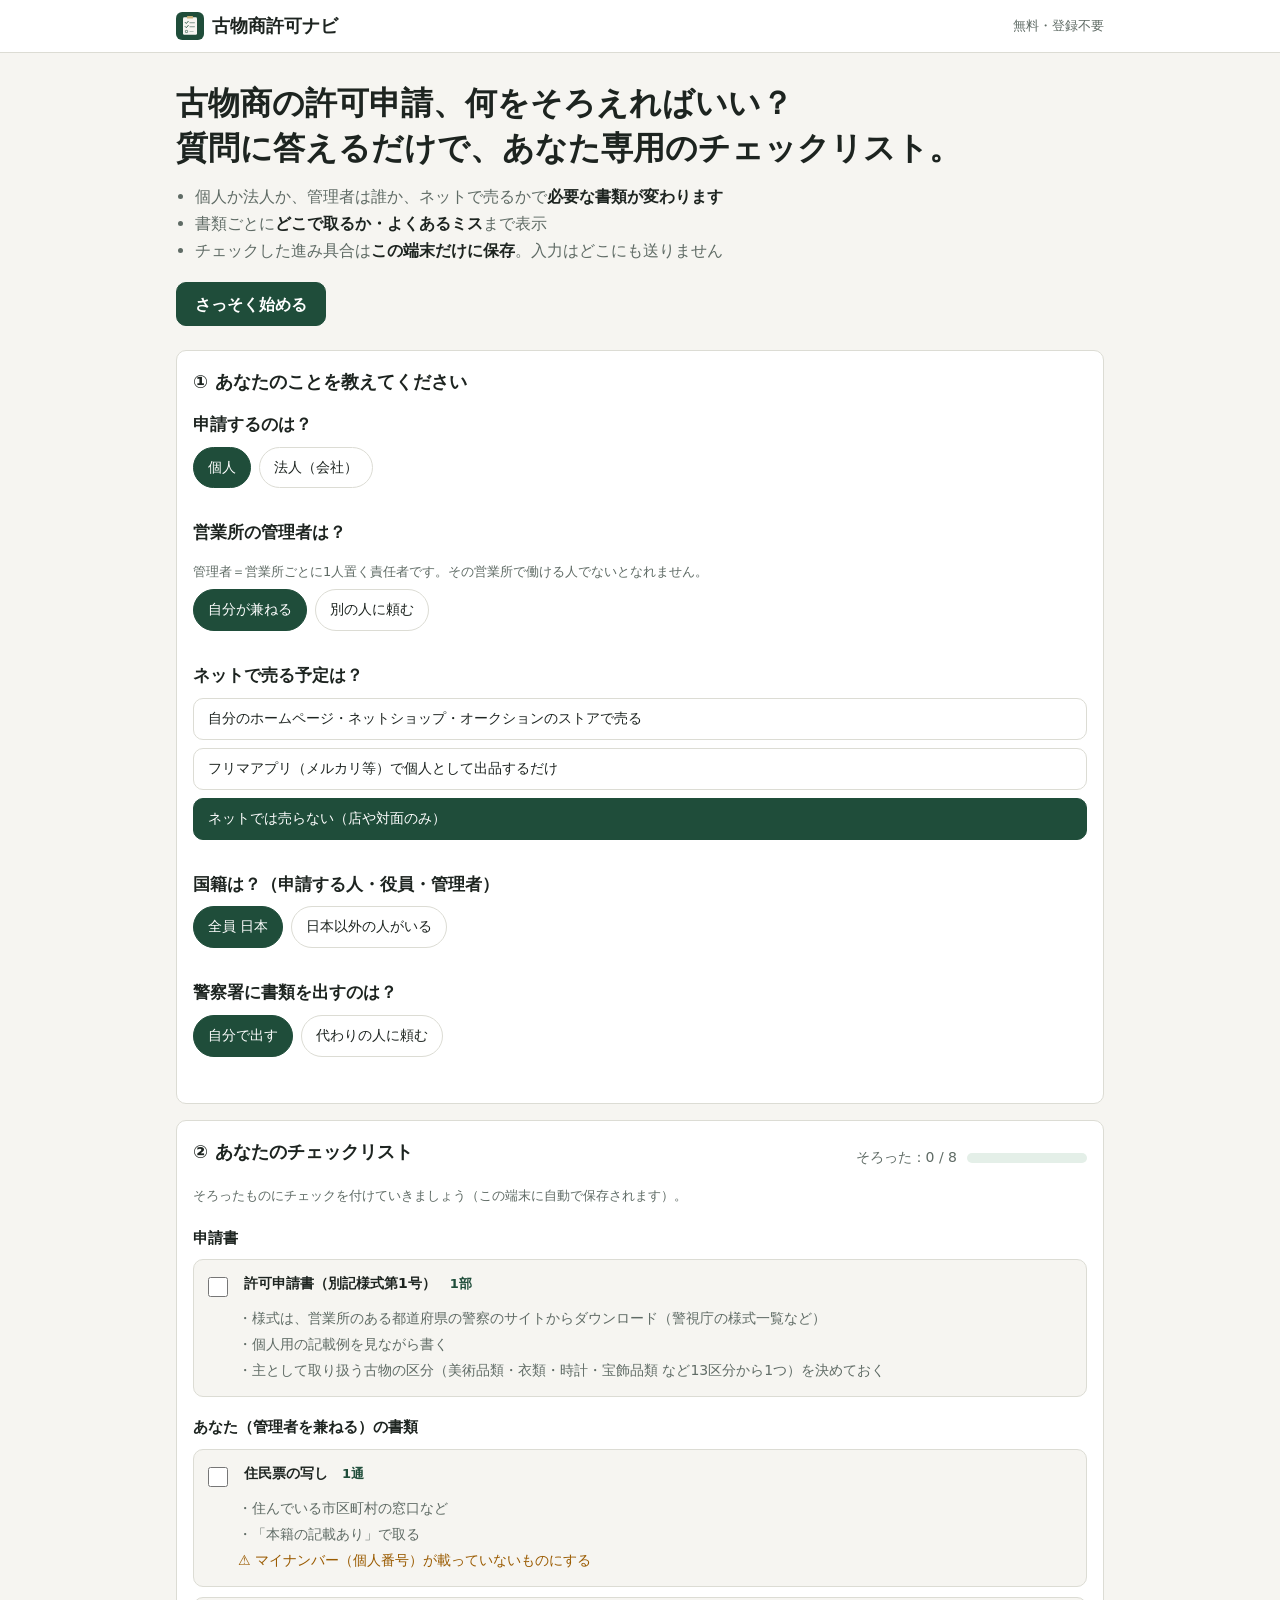
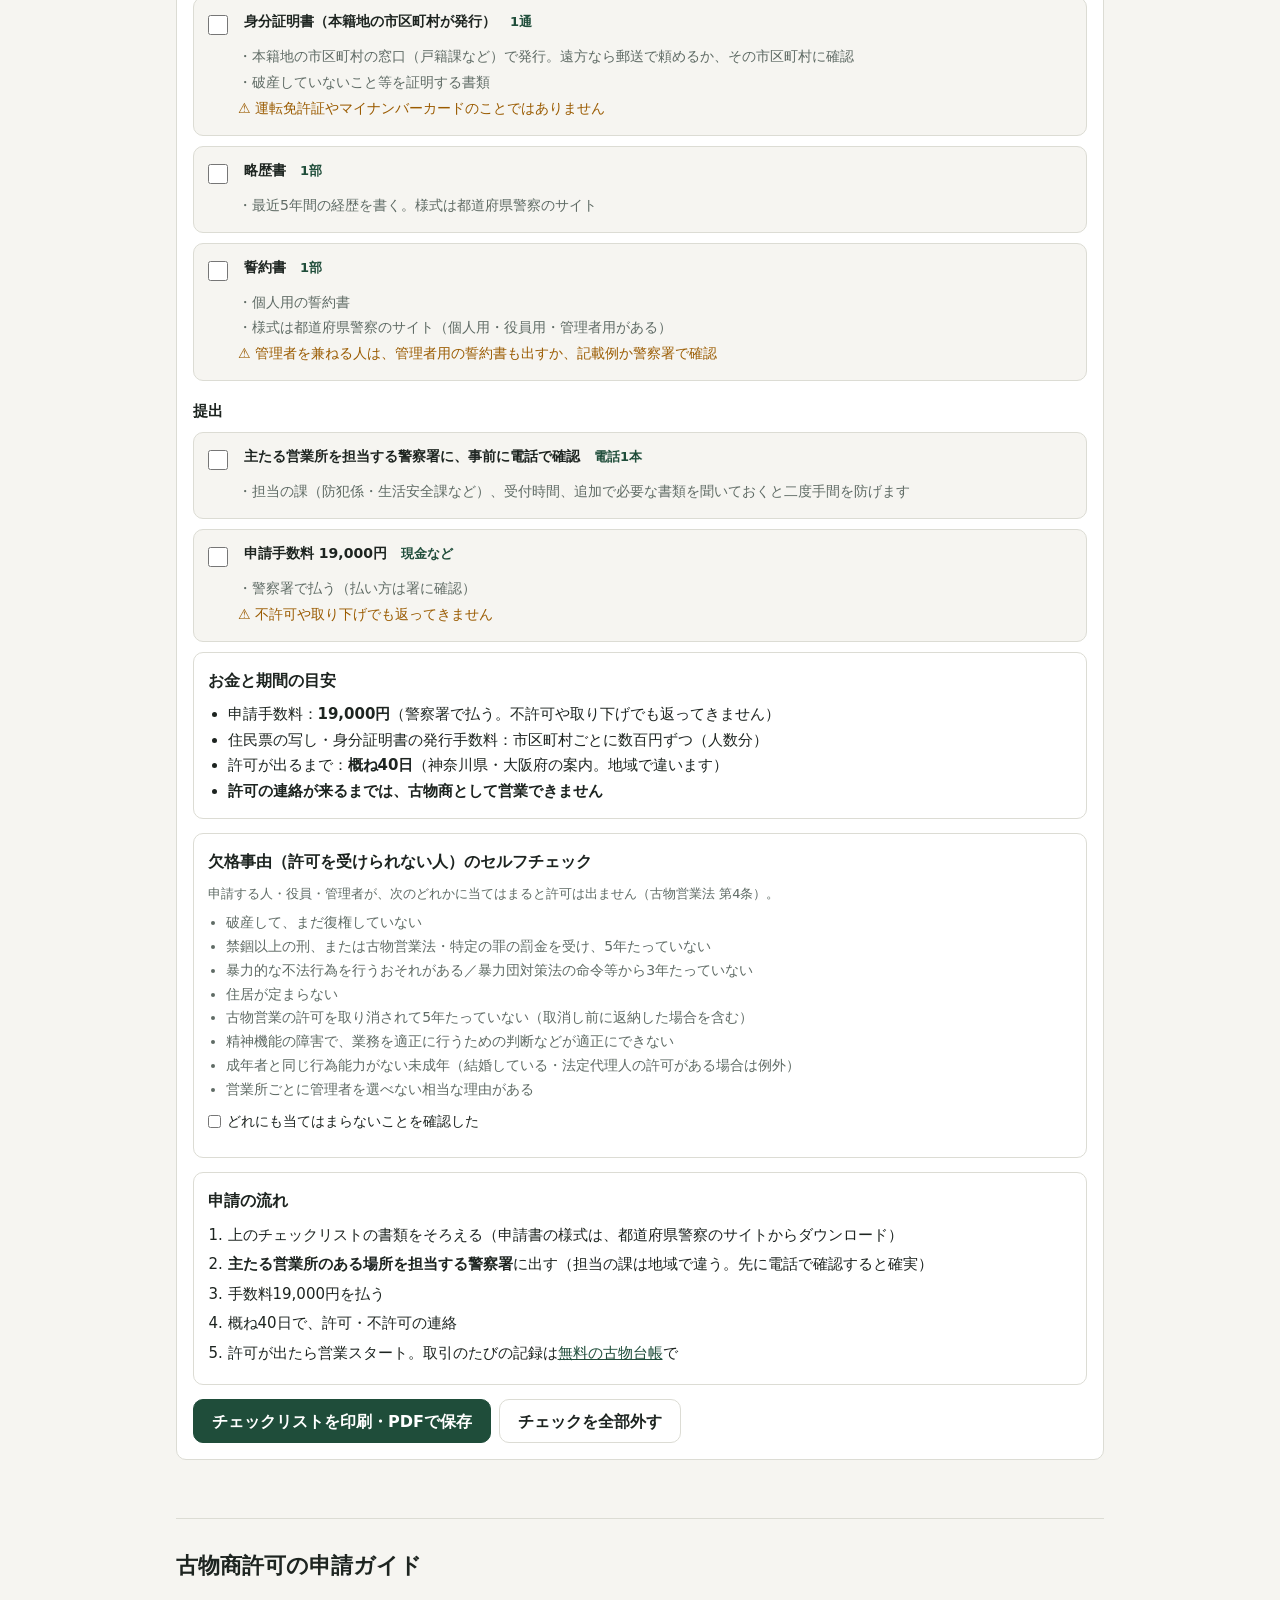
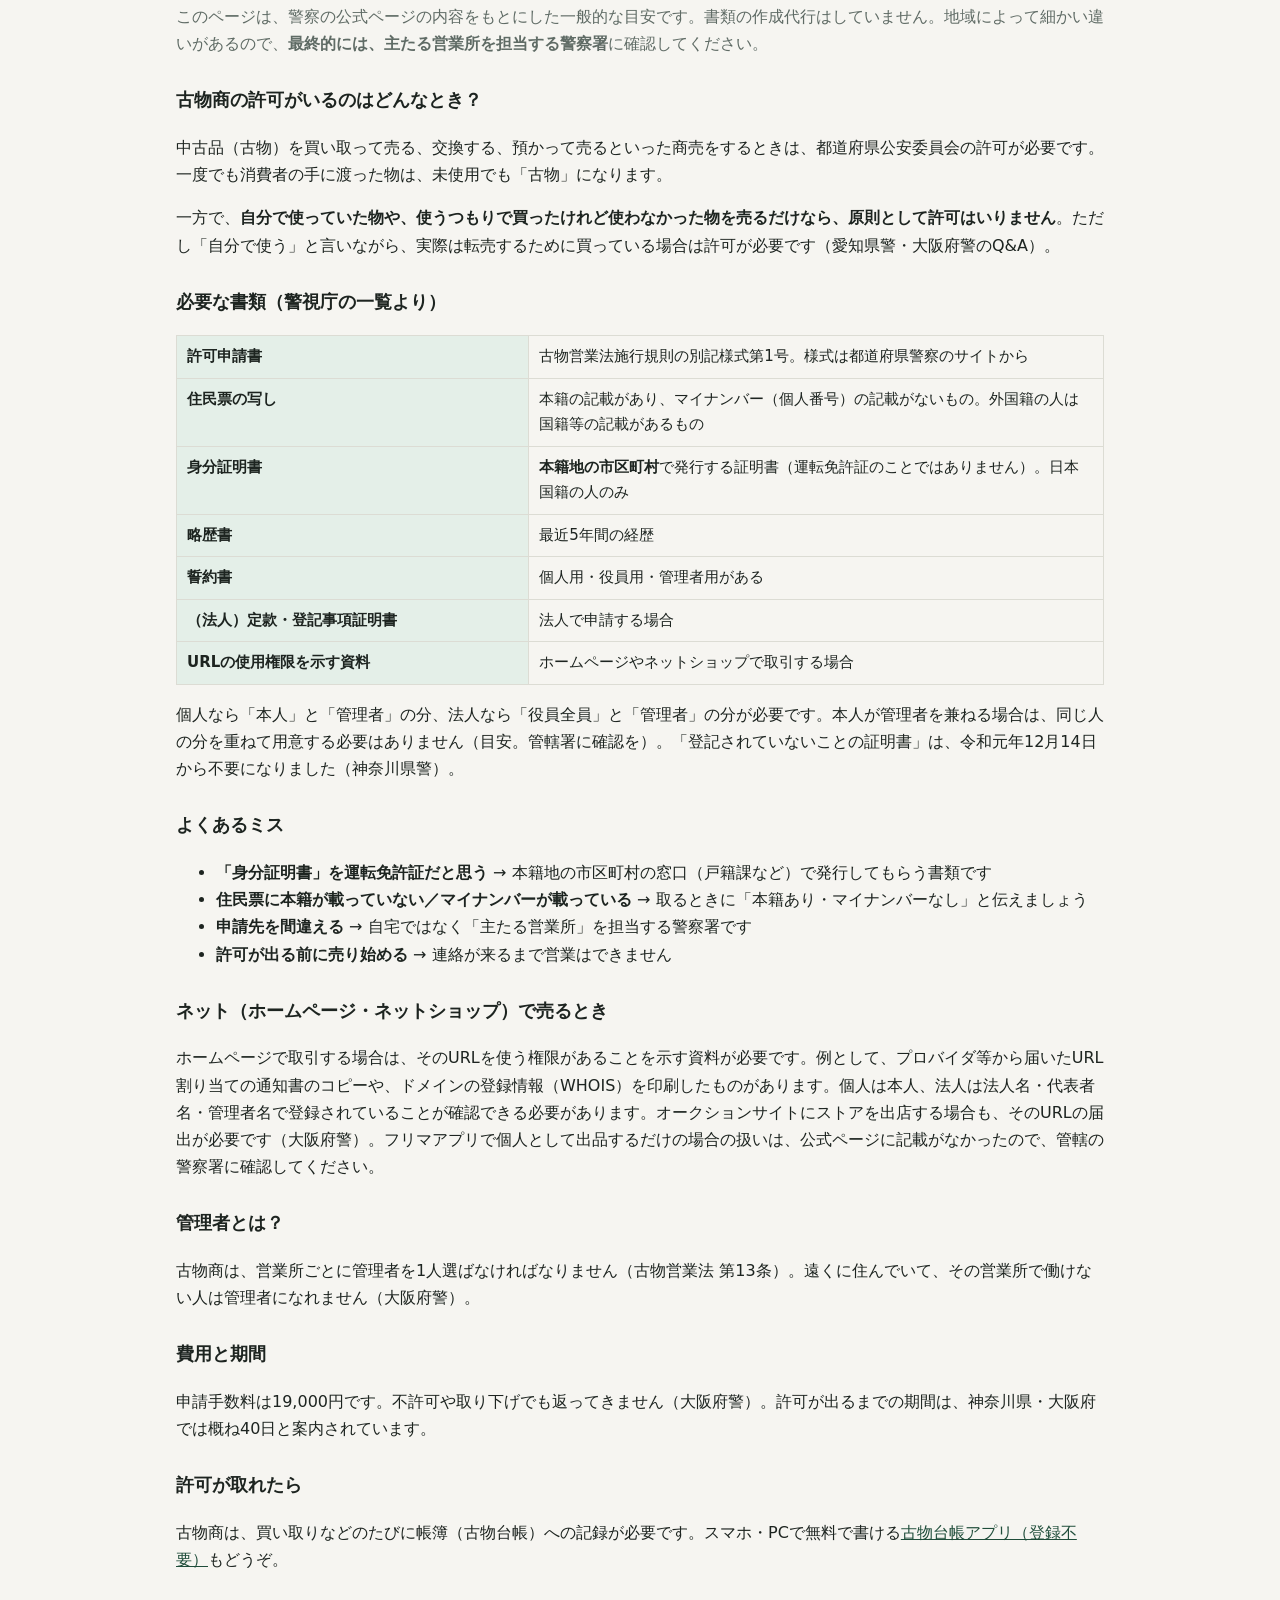
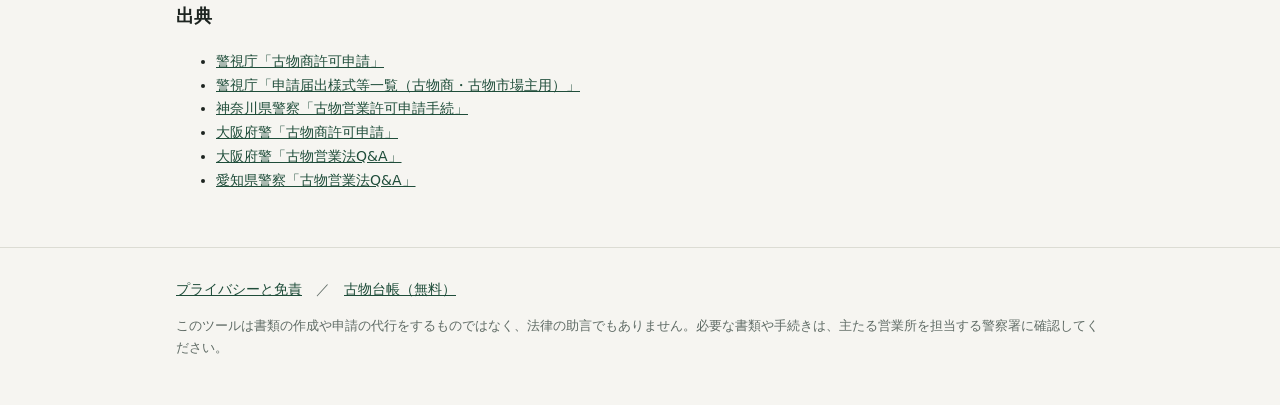
<file: index.html>
<!doctype html>
<html lang="ja">
<head>
<meta charset="utf-8">
<meta name="viewport" content="width=device-width,initial-scale=1,viewport-fit=cover">
<meta http-equiv="Content-Security-Policy" content="default-src 'self'; script-src 'self'; style-src 'self'; img-src 'self' data:; connect-src 'self'; object-src 'none'; base-uri 'self'; form-action 'none'">
<title>古物商許可の必要書類チェック（無料）｜質問に答えるだけの申請準備ナビ</title>
<meta name="description" content="古物商の許可申請に必要な書類を、質問に答えるだけで自分専用のチェックリストに。個人・法人、管理者、ネット販売の有無で変わる書類、手数料19,000円、期間の目安、よくあるミスまで。無料・登録不要。">
<meta name="google-site-verification" content="wagcX2W-kKSrQeZxypoL707kyUdr0vEea7gr2Qpj81Q">
<meta name="theme-color" content="#1f4d3a">
<link rel="canonical" href="https://iku081414-coder.github.io/kobutsu-kyoka/">
<meta property="og:type" content="website">
<meta property="og:title" content="古物商許可の必要書類チェック（無料）">
<meta property="og:description" content="質問に答えるだけで、古物商の許可申請に必要な書類が自分専用のチェックリストに。無料・登録不要。">
<meta property="og:url" content="https://iku081414-coder.github.io/kobutsu-kyoka/">
<meta property="og:image" content="https://iku081414-coder.github.io/kobutsu-kyoka/icons/icon-512.png">
<meta name="twitter:card" content="summary">
<link rel="manifest" href="manifest.webmanifest">
<link rel="icon" href="icons/icon.svg" type="image/svg+xml">
<link rel="apple-touch-icon" href="icons/icon-180.png">
<link rel="stylesheet" href="style.css">
<link rel="stylesheet" href="kyoka.css">
</head>
<body>
<header class="site-head">
  <div class="wrap head-row">
    <a class="logo" href="./"><img src="icons/icon.svg" alt="" width="28" height="28">古物商許可ナビ</a>
    <span class="head-note">無料・登録不要</span>
  </div>
</header>

<main>
<section class="hero">
  <div class="wrap">
    <h1>古物商の許可申請、何をそろえればいい？<br>質問に答えるだけで、あなた専用のチェックリスト。</h1>
    <ul class="points">
      <li>個人か法人か、管理者は誰か、ネットで売るかで<b>必要な書類が変わります</b></li>
      <li>書類ごとに<b>どこで取るか・よくあるミス</b>まで表示</li>
      <li>チェックした進み具合は<b>この端末だけに保存</b>。入力はどこにも送りません</li>
    </ul>
    <a class="btn primary" href="#navi">さっそく始める</a>
  </div>
</section>

<section id="navi" class="wrap app" aria-label="申請準備ナビ">
  <div class="panel">
    <h2 class="step-title">① あなたのことを教えてください</h2>
    <form id="q" autocomplete="off">
      <fieldset>
        <legend>申請するのは？</legend>
        <div class="seg">
          <label><input type="radio" name="type" value="kojin" checked><span>個人</span></label>
          <label><input type="radio" name="type" value="hojin"><span>法人（会社）</span></label>
        </div>
      </fieldset>

      <fieldset id="qOfficers" hidden>
        <legend>役員は何人？（監査役以上・代表者を含む）</legend>
        <input type="number" name="officers" min="1" max="20" value="1" inputmode="numeric" class="short">
      </fieldset>

      <fieldset>
        <legend>営業所の管理者は？</legend>
        <p class="hint">管理者＝営業所ごとに1人置く責任者です。その営業所で働ける人でないとなれません。</p>
        <div class="seg">
          <label><input type="radio" name="manager" value="self" checked><span id="mgrSelfLabel">自分が兼ねる</span></label>
          <label><input type="radio" name="manager" value="other"><span id="mgrOtherLabel">別の人に頼む</span></label>
        </div>
      </fieldset>

      <fieldset>
        <legend>ネットで売る予定は？</legend>
        <div class="seg col">
          <label><input type="radio" name="web" value="site"><span>自分のホームページ・ネットショップ・オークションのストアで売る</span></label>
          <label><input type="radio" name="web" value="flea"><span>フリマアプリ（メルカリ等）で個人として出品するだけ</span></label>
          <label><input type="radio" name="web" value="none" checked><span>ネットでは売らない（店や対面のみ）</span></label>
        </div>
      </fieldset>

      <fieldset>
        <legend>国籍は？（申請する人・役員・管理者）</legend>
        <div class="seg">
          <label><input type="radio" name="nation" value="jp" checked><span>全員 日本</span></label>
          <label><input type="radio" name="nation" value="other"><span>日本以外の人がいる</span></label>
        </div>
      </fieldset>

      <fieldset>
        <legend>警察署に書類を出すのは？</legend>
        <div class="seg">
          <label><input type="radio" name="proxy" value="self" checked><span>自分で出す</span></label>
          <label><input type="radio" name="proxy" value="other"><span>代わりの人に頼む</span></label>
        </div>
      </fieldset>
    </form>
  </div>

  <div class="panel result" id="result">
    <div class="result-head">
      <h2 class="step-title">② あなたのチェックリスト</h2>
      <div class="progress"><span id="progText">0 / 0</span><div class="bar"><div id="progBar"></div></div></div>
    </div>
    <p class="hint">そろったものにチェックを付けていきましょう（この端末に自動で保存されます）。</p>
    <div id="list"></div>

    <div class="box money">
      <h3>お金と期間の目安</h3>
      <ul>
        <li>申請手数料：<b>19,000円</b>（警察署で払う。不許可や取り下げでも返ってきません）</li>
        <li>住民票の写し・身分証明書の発行手数料：市区町村ごとに数百円ずつ（人数分）</li>
        <li>許可が出るまで：<b>概ね40日</b>（神奈川県・大阪府の案内。地域で違います）</li>
        <li><b>許可の連絡が来るまでは、古物商として営業できません</b></li>
      </ul>
    </div>

    <div class="box">
      <h3>欠格事由（許可を受けられない人）のセルフチェック</h3>
      <p class="hint">申請する人・役員・管理者が、次のどれかに当てはまると許可は出ません（古物営業法 第4条）。</p>
      <ul class="small-list">
        <li>破産して、まだ復権していない</li>
        <li>禁錮以上の刑、または古物営業法・特定の罪の罰金を受け、5年たっていない</li>
        <li>暴力的な不法行為を行うおそれがある／暴力団対策法の命令等から3年たっていない</li>
        <li>住居が定まらない</li>
        <li>古物営業の許可を取り消されて5年たっていない（取消し前に返納した場合を含む）</li>
        <li>精神機能の障害で、業務を適正に行うための判断などが適正にできない</li>
        <li>成年者と同じ行為能力がない未成年（結婚している・法定代理人の許可がある場合は例外）</li>
        <li>営業所ごとに管理者を選べない相当な理由がある</li>
      </ul>
      <label class="check"><input type="checkbox" id="kakkaku"> どれにも当てはまらないことを確認した</label>
    </div>

    <div class="box">
      <h3>申請の流れ</h3>
      <ol class="flow">
        <li>上のチェックリストの書類をそろえる（申請書の様式は、都道府県警察のサイトからダウンロード）</li>
        <li><b>主たる営業所のある場所を担当する警察署</b>に出す（担当の課は地域で違う。先に電話で確認すると確実）</li>
        <li>手数料19,000円を払う</li>
        <li>概ね40日で、許可・不許可の連絡</li>
        <li>許可が出たら営業スタート。取引のたびの記録は<a href="https://iku081414-coder.github.io/kobutsu-daicho/">無料の古物台帳</a>で</li>
      </ol>
    </div>

    <div class="actions">
      <button class="btn primary" id="printBtn" type="button">チェックリストを印刷・PDFで保存</button>
      <button class="btn ghost" id="resetBtn" type="button">チェックを全部外す</button>
    </div>
  </div>
</section>

<article class="wrap guide" id="guide">
  <h2>古物商許可の申請ガイド</h2>
  <p class="lead">このページは、警察の公式ページの内容をもとにした一般的な目安です。書類の作成代行はしていません。地域によって細かい違いがあるので、<b>最終的には、主たる営業所を担当する警察署</b>に確認してください。</p>

  <h3>古物商の許可がいるのはどんなとき？</h3>
  <p>中古品（古物）を買い取って売る、交換する、預かって売るといった商売をするときは、都道府県公安委員会の許可が必要です。一度でも消費者の手に渡った物は、未使用でも「古物」になります。</p>
  <p>一方で、<b>自分で使っていた物や、使うつもりで買ったけれど使わなかった物を売るだけなら、原則として許可はいりません</b>。ただし「自分で使う」と言いながら、実際は転売するために買っている場合は許可が必要です（愛知県警・大阪府警のQ&amp;A）。</p>

  <h3>必要な書類（警視庁の一覧より）</h3>
  <table class="facts">
    <tr><th>許可申請書</th><td>古物営業法施行規則の別記様式第1号。様式は都道府県警察のサイトから</td></tr>
    <tr><th>住民票の写し</th><td>本籍の記載があり、マイナンバー（個人番号）の記載がないもの。外国籍の人は国籍等の記載があるもの</td></tr>
    <tr><th>身分証明書</th><td><b>本籍地の市区町村</b>で発行する証明書（運転免許証のことではありません）。日本国籍の人のみ</td></tr>
    <tr><th>略歴書</th><td>最近5年間の経歴</td></tr>
    <tr><th>誓約書</th><td>個人用・役員用・管理者用がある</td></tr>
    <tr><th>（法人）定款・登記事項証明書</th><td>法人で申請する場合</td></tr>
    <tr><th>URLの使用権限を示す資料</th><td>ホームページやネットショップで取引する場合</td></tr>
  </table>
  <p>個人なら「本人」と「管理者」の分、法人なら「役員全員」と「管理者」の分が必要です。本人が管理者を兼ねる場合は、同じ人の分を重ねて用意する必要はありません（目安。管轄署に確認を）。「登記されていないことの証明書」は、令和元年12月14日から不要になりました（神奈川県警）。</p>

  <h3>よくあるミス</h3>
  <ul>
    <li><b>「身分証明書」を運転免許証だと思う</b> → 本籍地の市区町村の窓口（戸籍課など）で発行してもらう書類です</li>
    <li><b>住民票に本籍が載っていない／マイナンバーが載っている</b> → 取るときに「本籍あり・マイナンバーなし」と伝えましょう</li>
    <li><b>申請先を間違える</b> → 自宅ではなく「主たる営業所」を担当する警察署です</li>
    <li><b>許可が出る前に売り始める</b> → 連絡が来るまで営業はできません</li>
  </ul>

  <h3>ネット（ホームページ・ネットショップ）で売るとき</h3>
  <p>ホームページで取引する場合は、そのURLを使う権限があることを示す資料が必要です。例として、プロバイダ等から届いたURL割り当ての通知書のコピーや、ドメインの登録情報（WHOIS）を印刷したものがあります。個人は本人、法人は法人名・代表者名・管理者名で登録されていることが確認できる必要があります。オークションサイトにストアを出店する場合も、そのURLの届出が必要です（大阪府警）。フリマアプリで個人として出品するだけの場合の扱いは、公式ページに記載がなかったので、管轄の警察署に確認してください。</p>

  <h3>管理者とは？</h3>
  <p>古物商は、営業所ごとに管理者を1人選ばなければなりません（古物営業法 第13条）。遠くに住んでいて、その営業所で働けない人は管理者になれません（大阪府警）。</p>

  <h3>費用と期間</h3>
  <p>申請手数料は19,000円です。不許可や取り下げでも返ってきません（大阪府警）。許可が出るまでの期間は、神奈川県・大阪府では概ね40日と案内されています。</p>

  <h3>許可が取れたら</h3>
  <p>古物商は、買い取りなどのたびに帳簿（古物台帳）への記録が必要です。スマホ・PCで無料で書ける<a href="https://iku081414-coder.github.io/kobutsu-daicho/">古物台帳アプリ（登録不要）</a>もどうぞ。</p>

  <h3>出典</h3>
  <ul class="src">
    <li><a href="https://www.keishicho.metro.tokyo.lg.jp/tetsuzuki/kobutsu/tetsuzuki/kyoka.html" rel="noopener" target="_blank">警視庁「古物商許可申請」</a></li>
    <li><a href="https://www.keishicho.metro.tokyo.lg.jp/tetsuzuki/kobutsu/youshiki/shinsei_kobutsui.html" rel="noopener" target="_blank">警視庁「申請届出様式等一覧（古物商・古物市場主用）」</a></li>
    <li><a href="https://www.police.pref.kanagawa.jp/tetsuzuki/eigyokankei/kobutsu/mesd0019.html" rel="noopener" target="_blank">神奈川県警察「古物営業許可申請手続」</a></li>
    <li><a href="https://www.police.pref.osaka.lg.jp/tetsuduki/kyoninka/kobutsu/kobutsu/kobutsu_shinki/3684.html" rel="noopener" target="_blank">大阪府警「古物商許可申請」</a></li>
    <li><a href="https://www.police.pref.osaka.lg.jp/tetsuduki/kyoninka/kobutsu/kobutsu/3685.html" rel="noopener" target="_blank">大阪府警「古物営業法Q&amp;A」</a></li>
    <li><a href="https://www.pref.aichi.jp/police/shinsei/sonota/qanda.html" rel="noopener" target="_blank">愛知県警察「古物営業法Q&amp;A」</a></li>
  </ul>
</article>
</main>

<footer class="site-foot">
  <div class="wrap">
    <p><a href="privacy.html">プライバシーと免責</a>　／　<a href="https://iku081414-coder.github.io/kobutsu-daicho/">古物台帳（無料）</a></p>
    <p class="small">このツールは書類の作成や申請の代行をするものではなく、法律の助言でもありません。必要な書類や手続きは、主たる営業所を担当する警察署に確認してください。</p>
  </div>
</footer>

<div id="print" aria-hidden="true"></div>
<script src="app.js" type="module"></script>
</body>
</html>
</file>
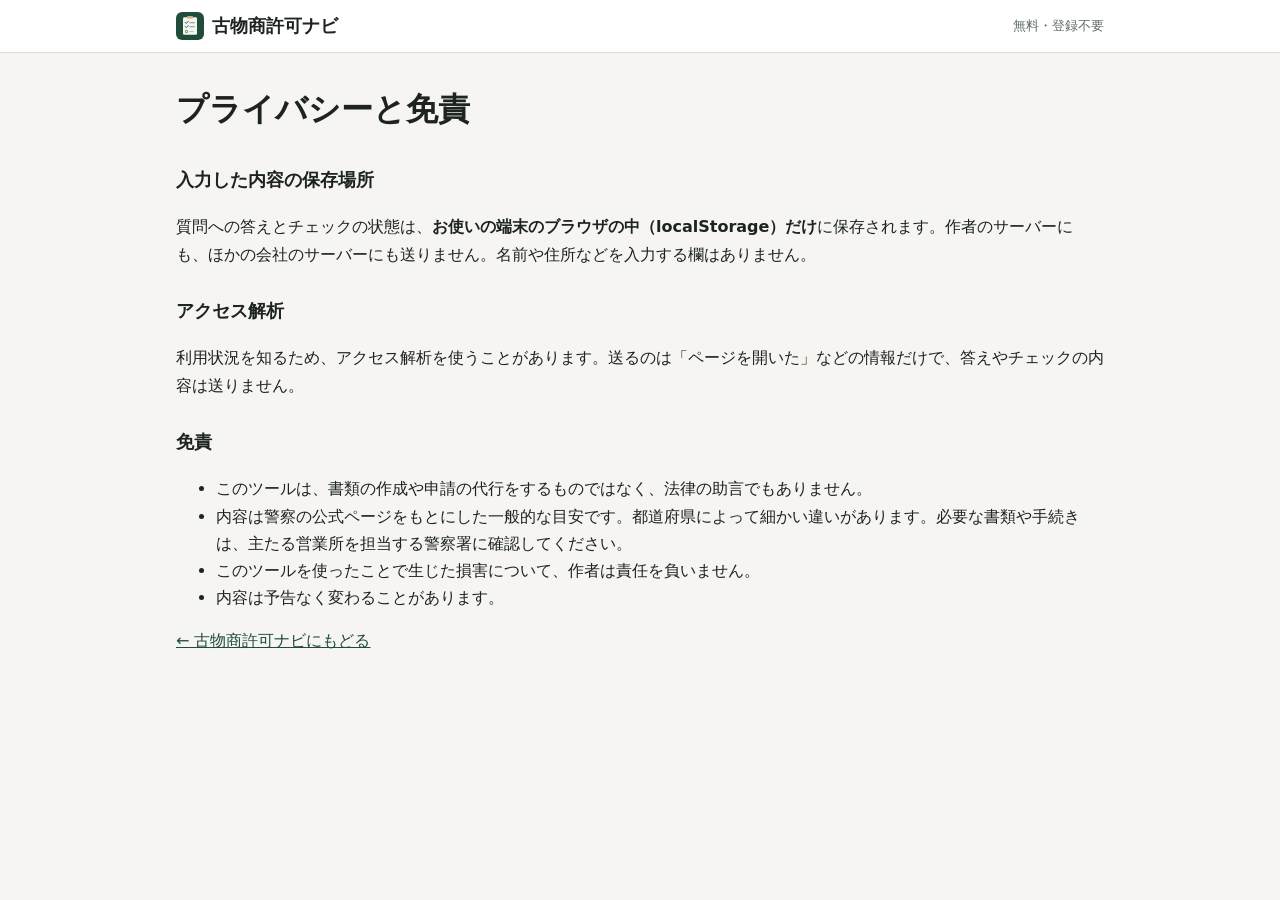
<file: privacy.html>
<!doctype html>
<html lang="ja">
<head>
<meta charset="utf-8">
<meta name="viewport" content="width=device-width,initial-scale=1">
<meta http-equiv="Content-Security-Policy" content="default-src 'self'; style-src 'self'; img-src 'self'; object-src 'none'; base-uri 'self'">
<title>プライバシーと免責｜古物商許可ナビ</title>
<meta name="description" content="古物商許可ナビ（無料・登録不要）のプライバシーと免責について。入力はどこにも送りません。">
<link rel="icon" href="icons/icon.svg" type="image/svg+xml">
<link rel="stylesheet" href="style.css">
</head>
<body>
<header class="site-head">
  <div class="wrap head-row">
    <a class="logo" href="./"><img src="icons/icon.svg" alt="" width="28" height="28">古物商許可ナビ</a>
    <span class="head-note">無料・登録不要</span>
  </div>
</header>
<main class="wrap guide">
  <h1>プライバシーと免責</h1>

  <h3>入力した内容の保存場所</h3>
  <p>質問への答えとチェックの状態は、<b>お使いの端末のブラウザの中（localStorage）だけ</b>に保存されます。作者のサーバーにも、ほかの会社のサーバーにも送りません。名前や住所などを入力する欄はありません。</p>

  <h3>アクセス解析</h3>
  <p>利用状況を知るため、アクセス解析を使うことがあります。送るのは「ページを開いた」などの情報だけで、答えやチェックの内容は送りません。</p>

  <h3>免責</h3>
  <ul>
    <li>このツールは、書類の作成や申請の代行をするものではなく、法律の助言でもありません。</li>
    <li>内容は警察の公式ページをもとにした一般的な目安です。都道府県によって細かい違いがあります。必要な書類や手続きは、主たる営業所を担当する警察署に確認してください。</li>
    <li>このツールを使ったことで生じた損害について、作者は責任を負いません。</li>
    <li>内容は予告なく変わることがあります。</li>
  </ul>

  <p><a href="./">← 古物商許可ナビにもどる</a></p>
</main>
</body>
</html>
</file>
<file: style.css>
:root {
  --bg: #f6f5f1;
  --card: #ffffff;
  --text: #1d2420;
  --muted: #5f6b65;
  --line: #dcdcd4;
  --accent: #1f4d3a;
  --accent-ink: #ffffff;
  --accent-soft: #e4efe8;
  --warn: #9a5b00;
  --warn-soft: #fff3dc;
  --ok: #1f6b3d;
  --ok-soft: #e2f4e8;
  --danger: #b3261e;
  --radius: 10px;
  color-scheme: light;
}
@media (prefers-color-scheme: dark) {
  :root {
    --bg: #141816;
    --card: #1d2320;
    --text: #e6ebe8;
    --muted: #9aa7a0;
    --line: #34403a;
    --accent: #6fbf95;
    --accent-ink: #0d1a13;
    --accent-soft: #23362b;
    --warn: #f0b860;
    --warn-soft: #3a2f1a;
    --ok: #7fd6a2;
    --ok-soft: #1f3a2a;
    --danger: #ff8a80;
    color-scheme: dark;
  }
}

* { box-sizing: border-box; }
[hidden] { display: none !important; }
html { -webkit-text-size-adjust: 100%; scroll-behavior: smooth; }
body {
  margin: 0;
  background: var(--bg);
  color: var(--text);
  font-family: system-ui, -apple-system, "Hiragino Sans", "Hiragino Kaku Gothic ProN", "Noto Sans JP", "Yu Gothic UI", Meiryo, sans-serif;
  font-size: 16px;
  line-height: 1.7;
}
a { color: var(--accent); }
.wrap { max-width: 960px; margin: 0 auto; padding: 0 16px; }
.small { font-size: 13px; }

.site-head { background: var(--card); border-bottom: 1px solid var(--line); }
.head-row { display: flex; align-items: center; justify-content: space-between; height: 52px; }
.logo { display: flex; gap: 8px; align-items: center; font-weight: 700; color: var(--text); text-decoration: none; font-size: 18px; }
.head-note { font-size: 13px; color: var(--muted); }

.hero { padding: 28px 0 8px; }
.hero h1 { font-size: clamp(22px, 4.6vw, 32px); line-height: 1.4; margin: 0 0 12px; }
.points { margin: 0 0 18px; padding-left: 1.2em; color: var(--muted); }
.points b { color: var(--text); }

.btn {
  display: inline-flex; align-items: center; justify-content: center; gap: 6px;
  min-height: 44px; padding: 0 18px; border-radius: var(--radius);
  border: 1px solid var(--line); background: var(--card); color: var(--text);
  font: inherit; font-weight: 600; cursor: pointer; text-decoration: none;
}
.btn.primary { background: var(--accent); border-color: var(--accent); color: var(--accent-ink); }
.btn.ghost { background: transparent; }
.btn.danger { border-color: var(--danger); color: var(--danger); background: transparent; }
.btn.small { min-height: 36px; padding: 0 12px; font-size: 14px; }
.btn:focus-visible, input:focus-visible, select:focus-visible, button:focus-visible { outline: 3px solid var(--accent); outline-offset: 2px; }
.link { background: none; border: 0; color: var(--accent); text-decoration: underline; font: inherit; cursor: pointer; padding: 0; }

.app { padding-top: 16px; padding-bottom: 32px; scroll-margin-top: 8px; }
.banner { background: var(--warn-soft); color: var(--warn); border-radius: var(--radius); padding: 10px 14px; margin-bottom: 12px; font-size: 14px; }
.tabs { display: flex; gap: 4px; overflow-x: auto; border-bottom: 1px solid var(--line); margin-bottom: 16px; }
.tabs button {
  flex: 0 0 auto; background: none; border: 0; border-bottom: 3px solid transparent;
  padding: 10px 14px; font: inherit; font-weight: 600; color: var(--muted); cursor: pointer;
}
.tabs button[aria-selected="true"] { color: var(--accent); border-bottom-color: var(--accent); }

.panel { background: var(--card); border: 1px solid var(--line); border-radius: var(--radius); padding: 16px; }
fieldset { border: 0; padding: 0; margin: 0 0 20px; min-width: 0; }
legend { font-weight: 700; font-size: 17px; margin-bottom: 8px; padding: 0; }
label { display: block; font-size: 14px; color: var(--muted); margin-bottom: 10px; }
input, select {
  display: block; width: 100%; margin-top: 4px; min-height: 44px; padding: 8px 10px;
  border: 1px solid var(--line); border-radius: 8px; background: var(--bg); color: var(--text);
  font: inherit; font-size: 16px;
}
input[type="checkbox"], input[type="radio"] { display: inline; width: auto; min-height: 0; margin: 0 6px 0 0; }
.check { display: flex; align-items: center; color: var(--text); }
.req { font-style: normal; font-size: 11px; color: var(--danger); border: 1px solid currentColor; border-radius: 4px; padding: 0 4px; margin-left: 4px; }
.req.off { display: none; }
.grid2, .grid3 { display: grid; gap: 0 12px; grid-template-columns: 1fr; }
@media (min-width: 640px) {
  .grid2 { grid-template-columns: 1fr 1fr; }
  .grid3 { grid-template-columns: 1fr 1fr 1fr; }
  .span2 { grid-column: span 2; }
}
.inline { display: flex; gap: 6px; align-items: center; }
.inline input { flex: 1; }
.inline .btn { margin-top: 4px; white-space: nowrap; }

.seg { display: flex; flex-wrap: wrap; gap: 8px; margin-bottom: 10px; }
.seg label { margin: 0; }
.seg input { position: absolute; opacity: 0; }
.seg span { display: inline-block; padding: 8px 14px; border: 1px solid var(--line); border-radius: 999px; color: var(--text); cursor: pointer; font-size: 14px; }
.seg input:checked + span { background: var(--accent); border-color: var(--accent); color: var(--accent-ink); }
.seg input:focus-visible + span { outline: 3px solid var(--accent); outline-offset: 2px; }

.item { border: 1px solid var(--line); border-radius: var(--radius); padding: 12px; margin-bottom: 10px; background: var(--bg); }
.item input, .item select { background: var(--card); }
.item-head { display: flex; justify-content: space-between; align-items: center; font-weight: 700; margin-bottom: 4px; }
.item-links { display: flex; gap: 14px; font-weight: 400; font-size: 14px; }
.tpl-row { display: flex; gap: 12px; align-items: center; margin-bottom: 10px; }
.tpl-row select { margin-top: 0; flex: 1; }
.tpl-row .link { font-size: 13px; white-space: nowrap; }
.item-grid { display: grid; gap: 0 10px; grid-template-columns: 1fr 1fr; }
/* スマホ：数量と金額だけ横並び、ほかは1列 */
.item-grid > label { grid-column: 1 / -1; }
.item-grid > .half { grid-column: auto; }
@media (min-width: 640px) {
  .item-grid { grid-template-columns: 2fr 3fr 1fr 1.4fr; }
  .item-grid > label { grid-column: auto; }
  .item-grid > .wide { grid-column: span 2; }
  .item-grid > .full { grid-column: 1 / -1; }
}

.total-row { display: flex; flex-wrap: wrap; gap: 8px 16px; align-items: center; margin-top: 8px; font-size: 16px; }
.judge { font-size: 14px; font-weight: 700; padding: 4px 10px; border-radius: 999px; }
.judge.need { background: var(--warn-soft); color: var(--warn); }
.judge.free { background: var(--ok-soft); color: var(--ok); }
.hint { font-size: 13px; color: var(--muted); margin: 6px 0; }

.photos { margin-top: 12px; }
.photo-list { display: flex; flex-wrap: wrap; gap: 8px; margin-top: 8px; }
.photo-list figure { margin: 0; position: relative; }
.photo-list img { width: 84px; height: 84px; object-fit: cover; border-radius: 8px; border: 1px solid var(--line); display: block; }
.photo-list button { position: absolute; top: -6px; right: -6px; width: 26px; height: 26px; border-radius: 50%; border: 0; background: var(--danger); color: #fff; cursor: pointer; font-size: 14px; line-height: 1; }

.actions { display: flex; flex-wrap: wrap; gap: 8px; margin-top: 8px; }
.edit-note { background: var(--accent-soft); border-radius: 8px; padding: 8px 12px; margin-bottom: 12px; font-size: 14px; }

.filters { display: flex; flex-wrap: wrap; gap: 0 12px; align-items: flex-end; }
.filters label { flex: 0 1 180px; }
.filters .grow { flex: 1 1 220px; }
.filters .check { flex: 0 0 auto; margin-bottom: 20px; }
.summary { font-size: 14px; color: var(--muted); }

.rec-list { display: grid; gap: 8px; }
.rec {
  display: grid; grid-template-columns: auto 1fr auto; gap: 4px 12px; align-items: center;
  text-align: left; width: 100%; padding: 12px; border: 1px solid var(--line); border-radius: var(--radius);
  background: var(--bg); color: var(--text); font: inherit; cursor: pointer;
}
.rec:hover { border-color: var(--accent); }
.rec .d { font-size: 13px; color: var(--muted); white-space: nowrap; }
.rec .t { font-weight: 600; overflow: hidden; text-overflow: ellipsis; white-space: nowrap; }
.rec .s { grid-column: 2 / 4; font-size: 13px; color: var(--muted); overflow: hidden; text-overflow: ellipsis; white-space: nowrap; }
.rec .y { font-weight: 700; white-space: nowrap; }
.tag { font-size: 11px; padding: 1px 6px; border-radius: 4px; background: var(--accent-soft); color: var(--accent); margin-right: 6px; }
.tag.out { background: var(--warn-soft); color: var(--warn); }
.empty { text-align: center; color: var(--muted); padding: 24px 0; }

.cards { display: grid; gap: 8px; grid-template-columns: repeat(auto-fit, minmax(150px, 1fr)); margin: 4px 0 12px; }
.card { border: 1px solid var(--line); border-radius: var(--radius); padding: 8px 12px; background: var(--bg); display: grid; line-height: 1.5; }
.card span { font-size: 12px; color: var(--muted); }
.card b { font-size: 19px; }
.card small { font-size: 12px; color: var(--muted); }
.chart-title { font-size: 15px; margin: 18px 0 4px; }
.chart svg { width: 100%; height: auto; display: block; }
.chart .grid-line { stroke: var(--line); stroke-width: 1; }
.chart .axis { fill: var(--muted); font-size: 11px; }
.chart .label { fill: var(--text); font-size: 13px; }
.bar-in { fill: var(--accent); }
.bar-out { fill: #d08a1e; }
.legend { font-size: 13px; color: var(--muted); display: flex; align-items: center; gap: 6px; }
.key { display: inline-block; width: 12px; height: 12px; border-radius: 3px; margin-left: 8px; }
.key.in { background: var(--accent); }
.key.out { background: #d08a1e; }
.top-list { margin: 0; padding-left: 1.4em; }
.top-list li { padding: 4px 0; border-bottom: 1px solid var(--line); }
.top-list li span:last-child { float: right; color: var(--muted); font-size: 14px; }

.box { border: 1px solid var(--line); border-radius: var(--radius); padding: 14px; margin-bottom: 14px; }
.box h3 { margin: 0 0 8px; font-size: 16px; }
.want-btns { display: flex; flex-wrap: wrap; gap: 8px; }
.want-btns .on { background: var(--accent-soft); border-color: var(--accent); }
.danger-zone { border-color: var(--danger); }

.guide { padding-top: 8px; padding-bottom: 40px; }
.guide h2 { font-size: 22px; border-top: 1px solid var(--line); padding-top: 28px; }
.guide h3 { font-size: 18px; margin-top: 28px; }
.lead { color: var(--muted); }
.facts { border-collapse: collapse; width: 100%; font-size: 15px; }
.facts th, .facts td { border: 1px solid var(--line); padding: 8px 10px; text-align: left; vertical-align: top; }
.facts th { background: var(--accent-soft); width: 38%; }
details { border: 1px solid var(--line); border-radius: 8px; padding: 10px 14px; margin-bottom: 8px; background: var(--card); }
summary { cursor: pointer; font-weight: 600; }
.src { font-size: 14px; }

.site-foot { border-top: 1px solid var(--line); padding: 16px 0 32px; color: var(--muted); font-size: 14px; }

.toast {
  position: fixed; left: 50%; bottom: 24px; transform: translateX(-50%);
  background: var(--text); color: var(--bg); padding: 10px 18px; border-radius: 999px;
  font-size: 14px; box-shadow: 0 6px 20px rgba(0,0,0,.2); z-index: 10; max-width: calc(100% - 32px);
}

/* 印刷：台帳の表だけ出す */
#print { display: none; }
@media print {
  @page { size: A4 landscape; margin: 10mm; }
  body { background: #fff; color: #000; font-size: 9pt; line-height: 1.4; }
  body > *:not(#print) { display: none !important; }
  #print { display: block; }
  #print h1 { font-size: 13pt; margin: 0 0 4px; }
  #print .meta { font-size: 8pt; margin-bottom: 6px; }
  #print table { border-collapse: collapse; width: 100%; }
  #print th, #print td { border: 0.5pt solid #000; padding: 2pt 3pt; vertical-align: top; text-align: left; }
  #print th { background: #eee; -webkit-print-color-adjust: exact; print-color-adjust: exact; }
  #print tr { page-break-inside: avoid; }
  #print .num { text-align: right; white-space: nowrap; }
}
</file>
<file: kyoka.css>
/* 許可ナビ用の追加スタイル（ベースは古物台帳と共通の style.css） */
.step-title { font-size: 18px; margin: 0 0 12px; }
.panel + .panel { margin-top: 16px; }
.seg.col { flex-direction: column; align-items: stretch; }
.seg.col span { display: block; border-radius: var(--radius); }
.short { max-width: 120px; }

.result-head { display: flex; flex-wrap: wrap; align-items: center; justify-content: space-between; gap: 8px; }
.progress { display: flex; align-items: center; gap: 10px; font-size: 14px; color: var(--muted); min-width: 220px; }
.progress .bar { flex: 1; height: 10px; border-radius: 999px; background: var(--accent-soft); overflow: hidden; min-width: 120px; }
.progress .bar div { height: 100%; width: 0; background: var(--accent); transition: width .2s; }

.doc { border: 1px solid var(--line); border-radius: var(--radius); padding: 12px 14px; margin-bottom: 10px; background: var(--bg); }
.doc.done { opacity: .7; }
.doc-head { display: flex; align-items: flex-start; gap: 10px; }
.doc-head input { margin-top: 5px; width: 20px; height: 20px; flex: 0 0 auto; }
.doc-title { font-weight: 700; color: var(--text); }
.doc-who { font-size: 13px; color: var(--accent); font-weight: 600; }
.doc-body { margin: 6px 0 0 30px; font-size: 14px; color: var(--muted); }
.doc-body p { margin: 2px 0; }
.doc-warn { color: var(--warn); }
.group-title { font-size: 15px; margin: 18px 0 8px; }

.money ul, .small-list, .flow { margin: 0; padding-left: 1.3em; font-size: 15px; }
.small-list { font-size: 14px; color: var(--muted); margin-bottom: 8px; }
.flow li { margin-bottom: 4px; }

@media print {
  #print h1 { font-size: 14pt; }
  #print h2 { font-size: 11pt; margin: 10pt 0 4pt; }
  #print ul { margin: 0; padding-left: 14pt; }
  #print li { margin-bottom: 4pt; }
  #print .note { color: #444; font-size: 8pt; }
}
</file>
